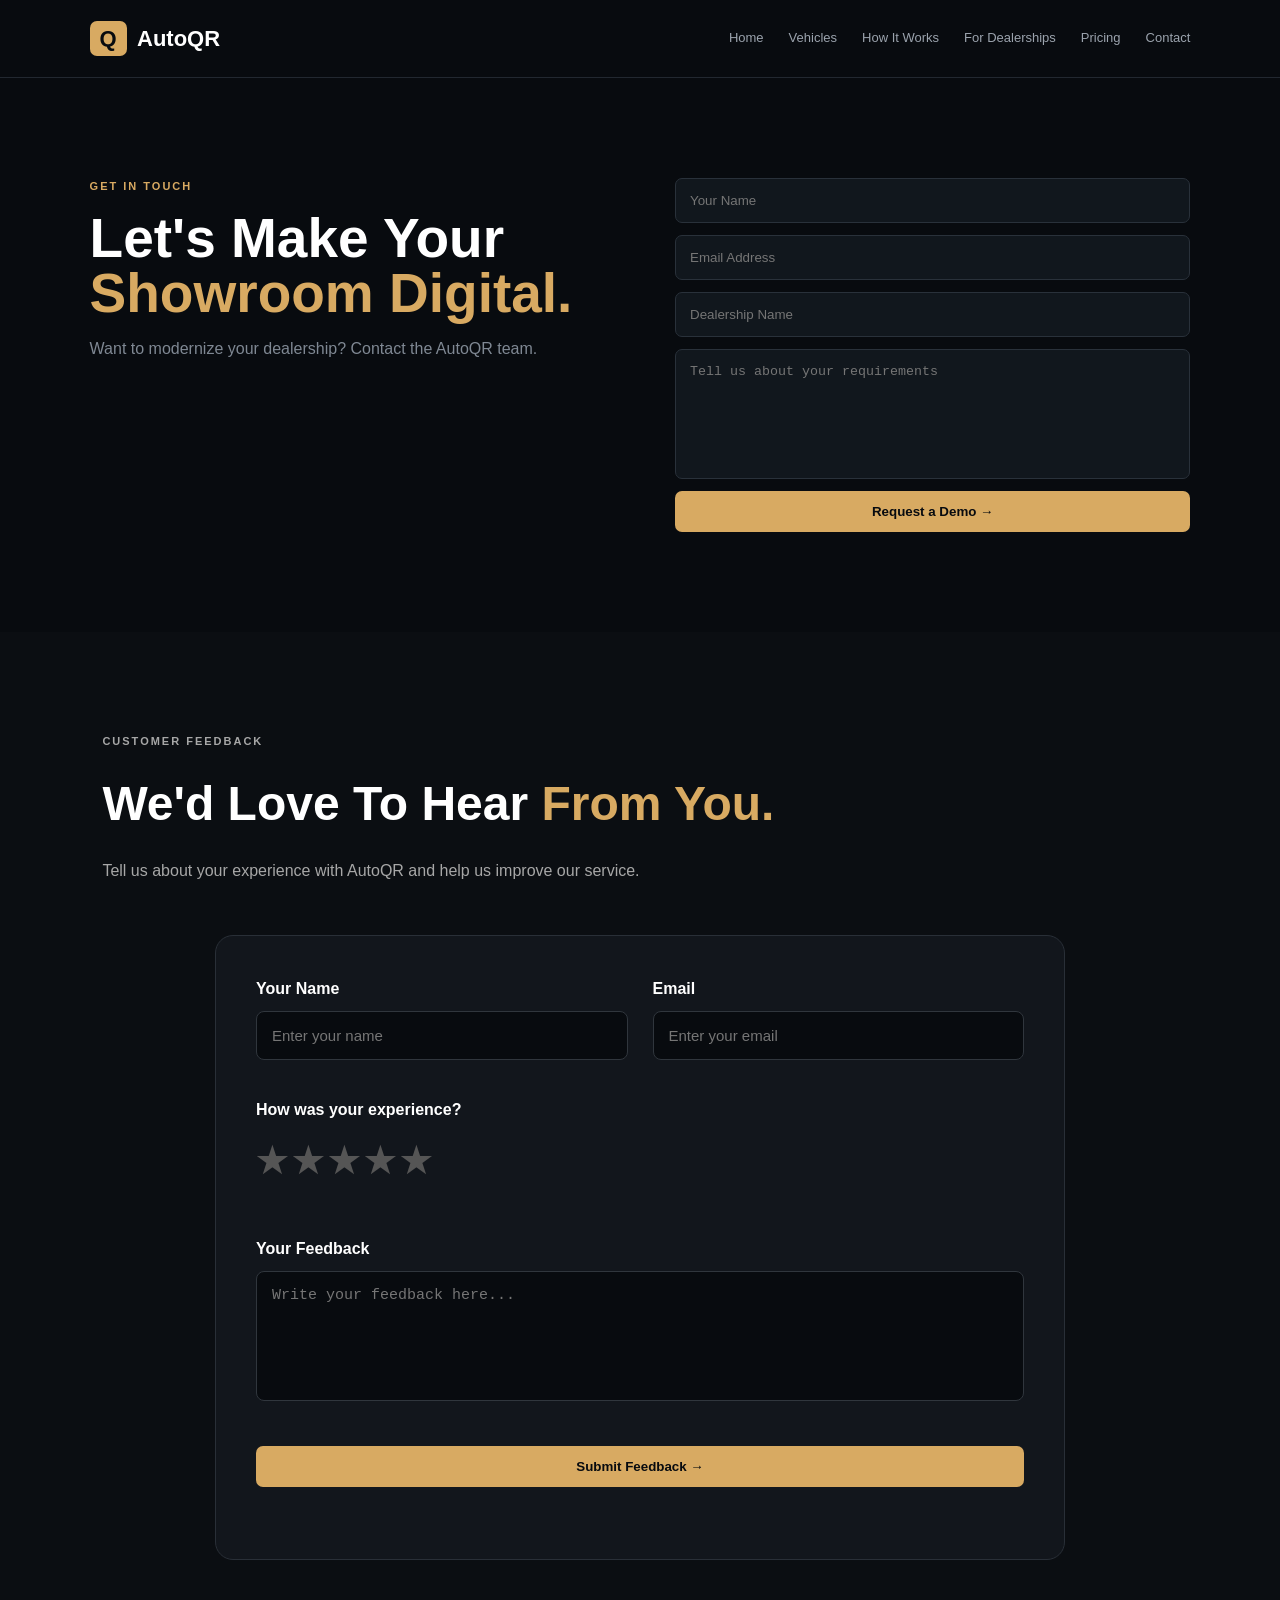
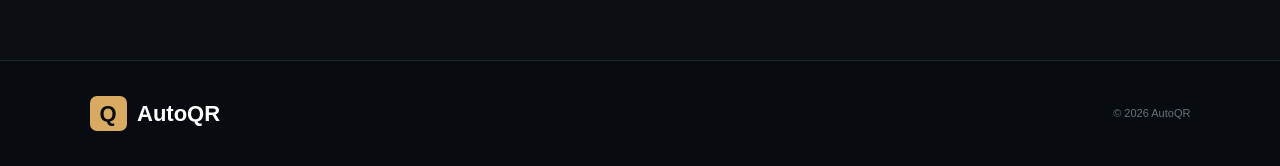
<file: contact.html>
<!DOCTYPE html>
<html lang="en">

<head>

<meta charset="UTF-8">

<meta name="viewport"
content="width=device-width, initial-scale=1.0">

<title>Contact | AutoQR</title>

<link rel="stylesheet"
href="style.css">

</head>


<body>


<header class="navbar">

<a href="index.html" class="logo">
<span>Q</span> AutoQR
</a>

<nav>

<a href="index.html">Home</a>

<a href="vehicles.html">Vehicles</a>

<a href="how-it-works.html">How It Works</a>

<a href="dealerships.html">For Dealerships</a>

<a href="pricing.html">Pricing</a>

<a href="contact.html">Contact</a>

</nav>

</header>


<section class="contact-page">


<div>

<p class="eyebrow">
GET IN TOUCH
</p>

<h1>
Let's Make Your
<span>Showroom Digital.</span>
</h1>

<p>
Want to modernize your dealership?
Contact the AutoQR team.
</p>

</div>


<form
onsubmit="sendMessage(event)">


<input
type="text"
placeholder="Your Name"
required>


<input
type="email"
placeholder="Email Address"
required>


<input
type="text"
placeholder="Dealership Name">


<textarea
placeholder="Tell us about your requirements">
</textarea>


<button
class="btn-primary"
type="submit">

Request a Demo →

</button>


</form>


</section>
  <!-- FEEDBACK SECTION -->

<section class="feedback-section">

    <div class="feedback-heading">

        <p class="eyebrow">CUSTOMER FEEDBACK</p>

        <h2>
            We'd Love To Hear
            <span>From You.</span>
        </h2>

        <p>
            Tell us about your experience with AutoQR
            and help us improve our service.
        </p>

    </div>

    <form class="feedback-form" id="feedbackForm">

        <div class="form-row">

            <div class="form-group">

                <label for="name">Your Name</label>

                <input
                    type="text"
                    id="name"
                    placeholder="Enter your name"
                    required
                >

            </div>

            <div class="form-group">

                <label for="email">Email</label>

                <input
                    type="email"
                    id="email"
                    placeholder="Enter your email"
                    required
                >

            </div>

        </div>

        <div class="form-group">

            <label>How was your experience?</label>

            <div class="rating">

                <input type="radio" name="rating" id="star5" value="5">
                <label for="star5">★</label>

                <input type="radio" name="rating" id="star4" value="4">
                <label for="star4">★</label>

                <input type="radio" name="rating" id="star3" value="3">
                <label for="star3">★</label>

                <input type="radio" name="rating" id="star2" value="2">
                <label for="star2">★</label>

                <input type="radio" name="rating" id="star1" value="1">
                <label for="star1">★</label>

            </div>

        </div>

        <div class="form-group">

            <label for="feedback">Your Feedback</label>

            <textarea
                id="feedback"
                rows="6"
                placeholder="Write your feedback here..."
                required
            ></textarea>

        </div>

        <button type="submit" class="btn-primary">
            Submit Feedback →
        </button>

        <p id="feedbackMessage"></p>

    </form>

</section>


<footer>

<div class="logo">
<span>Q</span> AutoQR
</div>

<p>
© 2026 AutoQR
</p>

</footer>


<script>

function sendMessage(event) {

event.preventDefault();

alert(
"Thank you! Your request has been submitted."
);

event.target.reset();

}

</script>


</body>
</html>
</file>
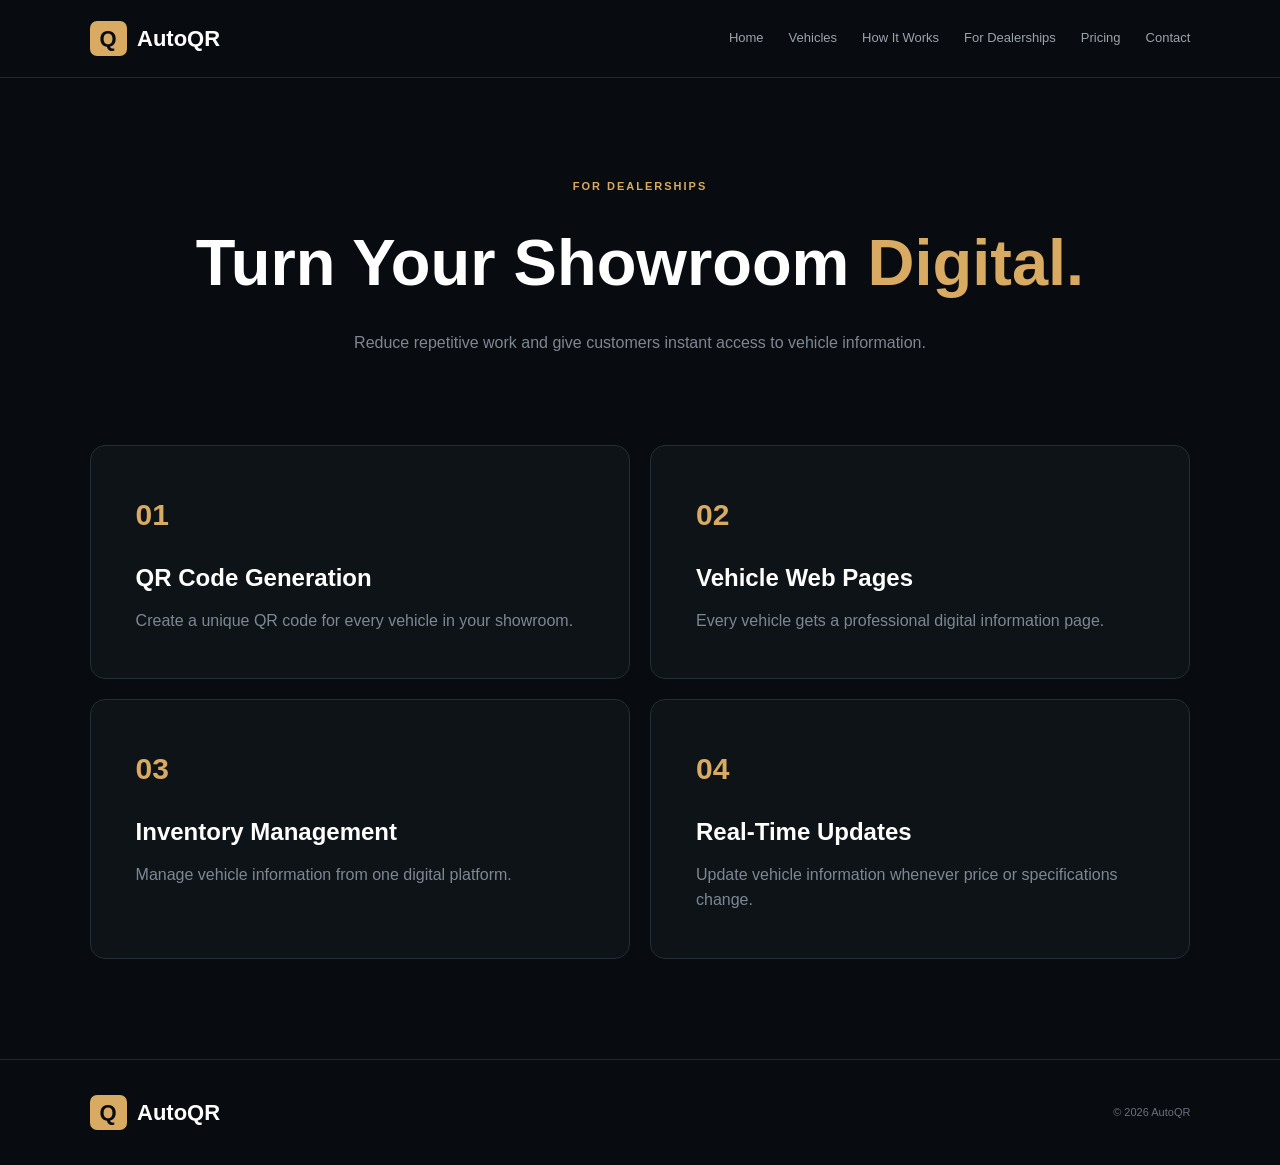
<file: dealerships.html>
<!DOCTYPE html>
<html lang="en">

<head>

    <meta charset="UTF-8">

    <meta name="viewport"
          content="width=device-width, initial-scale=1.0">

    <title>For Dealerships | AutoQR</title>

    <link rel="stylesheet" href="style.css">

</head>


<body>


<header class="navbar">

<a href="index.html" class="logo">
<span>Q</span> AutoQR
</a>

<nav>

<a href="index.html">Home</a>

<a href="vehicles.html">Vehicles</a>

<a href="how-it-works.html">How It Works</a>

<a href="dealerships.html">For Dealerships</a>

<a href="pricing.html">Pricing</a>

<a href="contact.html">Contact</a>

</nav>

</header>


<section class="page-header">

<p class="eyebrow">
FOR DEALERSHIPS
</p>

<h1>
Turn Your Showroom
<span>Digital.</span>
</h1>

<p>
Reduce repetitive work and give customers
instant access to vehicle information.
</p>

</section>


<section class="dealer-page-grid">


<div class="dealer-large-card">

<span>01</span>

<h2>
QR Code Generation
</h2>

<p>
Create a unique QR code for every
vehicle in your showroom.
</p>

</div>


<div class="dealer-large-card">

<span>02</span>

<h2>
Vehicle Web Pages
</h2>

<p>
Every vehicle gets a professional
digital information page.
</p>

</div>


<div class="dealer-large-card">

<span>03</span>

<h2>
Inventory Management
</h2>

<p>
Manage vehicle information from
one digital platform.
</p>

</div>


<div class="dealer-large-card">

<span>04</span>

<h2>
Real-Time Updates
</h2>

<p>
Update vehicle information whenever
price or specifications change.
</p>

</div>


</section>


<footer>

<div class="logo">
<span>Q</span> AutoQR
</div>

<p>© 2026 AutoQR</p>

</footer>


</body>
</html>
</file>
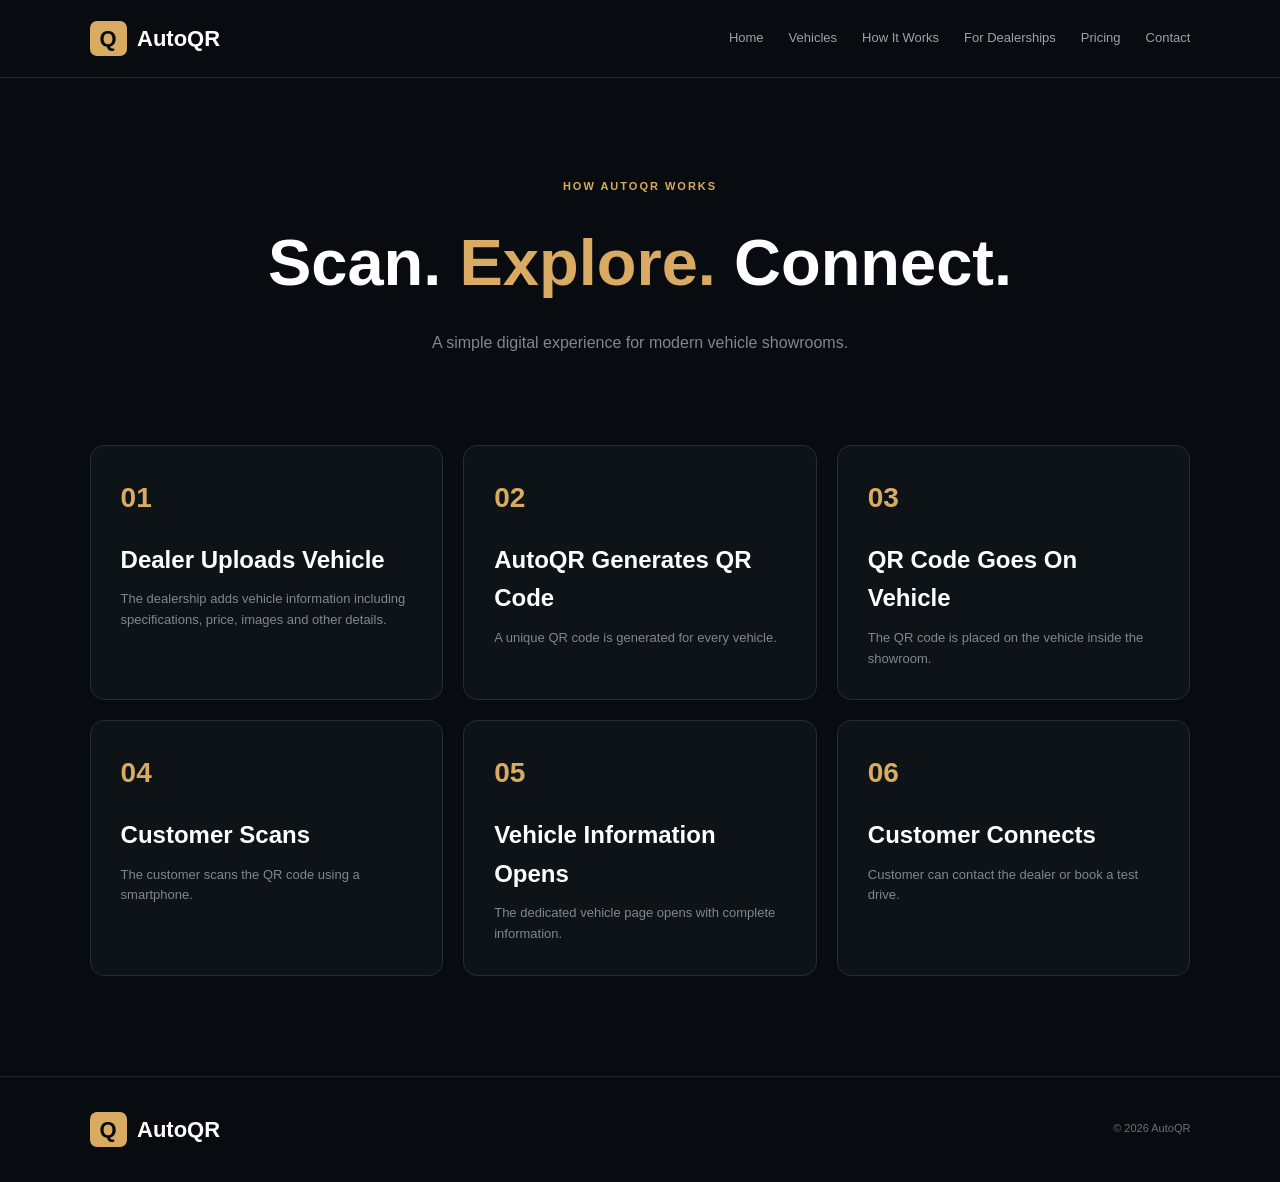
<file: how-it-works.html>
<!DOCTYPE html>
<html lang="en">

<head>

<meta charset="UTF-8">

<meta name="viewport"
content="width=device-width, initial-scale=1.0">

<title>How It Works | AutoQR</title>

<link rel="stylesheet"
href="style.css">

</head>


<body>


<header class="navbar">

<a href="index.html" class="logo">
<span>Q</span> AutoQR
</a>

<nav>

<a href="index.html">Home</a>

<a href="vehicles.html">Vehicles</a>

<a href="how-it-works.html">How It Works</a>

<a href="dealerships.html">For Dealerships</a>

<a href="pricing.html">Pricing</a>

<a href="contact.html">Contact</a>

</nav>

</header>


<section class="page-header">

<p class="eyebrow">
HOW AUTOQR WORKS
</p>

<h1>
Scan.
<span>Explore.</span>
Connect.
</h1>

<p>
A simple digital experience for
modern vehicle showrooms.
</p>

</section>


<section class="steps-page">


<div class="big-step">

<span>01</span>

<h2>
Dealer Uploads Vehicle
</h2>

<p>
The dealership adds vehicle information
including specifications, price, images
and other details.
</p>

</div>


<div class="big-step">

<span>02</span>

<h2>
AutoQR Generates QR Code
</h2>

<p>
A unique QR code is generated
for every vehicle.
</p>

</div>


<div class="big-step">

<span>03</span>

<h2>
QR Code Goes On Vehicle
</h2>

<p>
The QR code is placed on the vehicle
inside the showroom.
</p>

</div>


<div class="big-step">

<span>04</span>

<h2>
Customer Scans
</h2>

<p>
The customer scans the QR code
using a smartphone.
</p>

</div>


<div class="big-step">

<span>05</span>

<h2>
Vehicle Information Opens
</h2>

<p>
The dedicated vehicle page opens
with complete information.
</p>

</div>


<div class="big-step">

<span>06</span>

<h2>
Customer Connects
</h2>

<p>
Customer can contact the dealer
or book a test drive.
</p>

</div>


</section>


<footer>

<div class="logo">
<span>Q</span> AutoQR
</div>

<p>© 2026 AutoQR</p>

</footer>


</body>
</html>
</file>
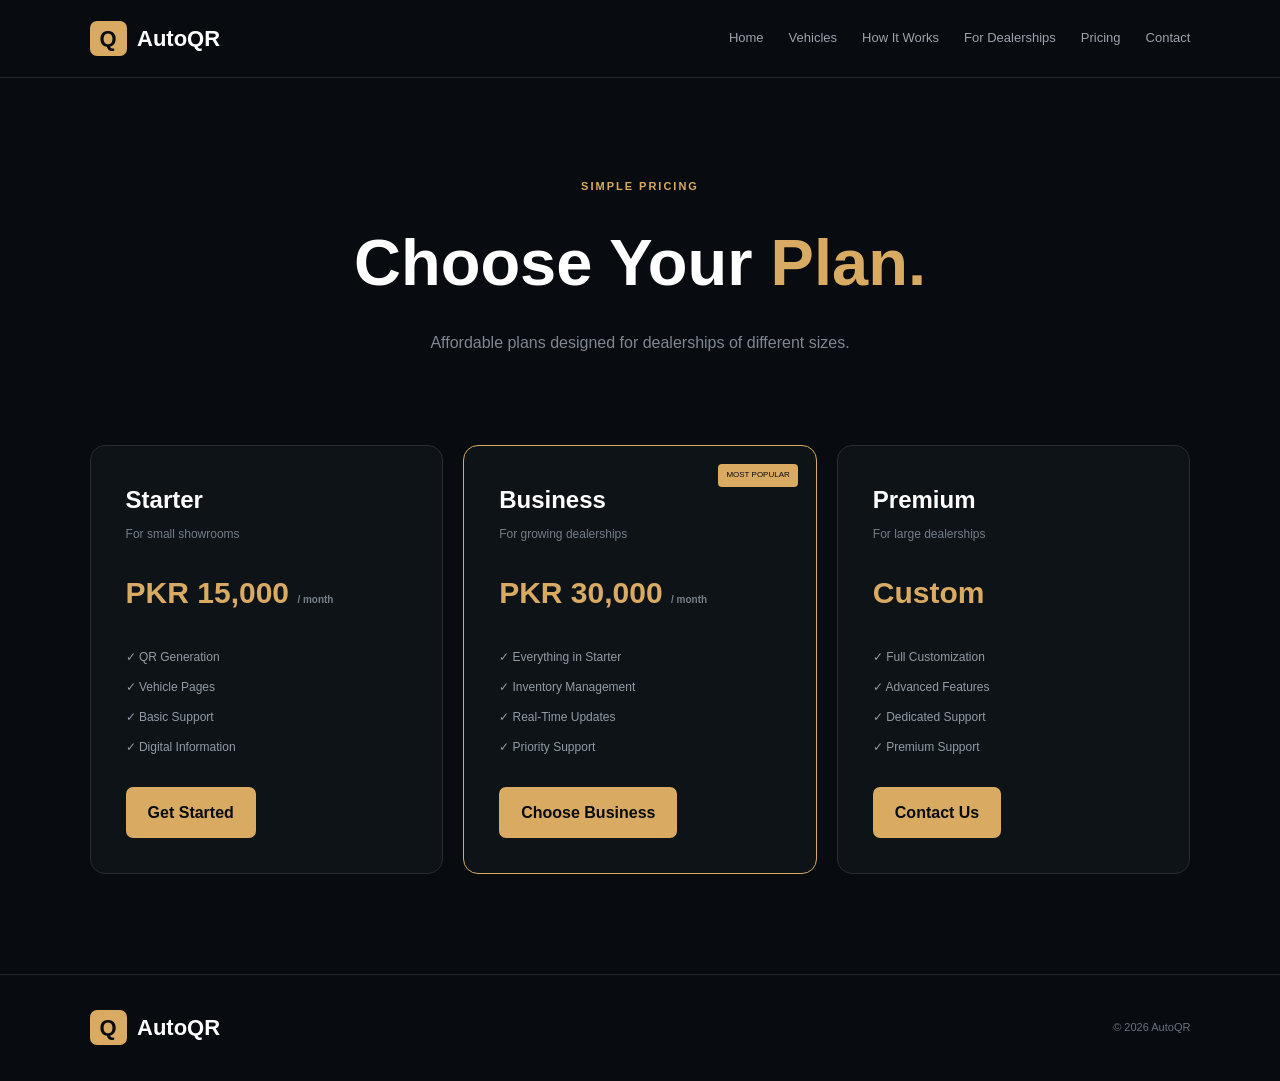
<file: pricing.html>
<!DOCTYPE html>
<html lang="en">

<head>

<meta charset="UTF-8">

<meta name="viewport"
content="width=device-width, initial-scale=1.0">

<title>Pricing | AutoQR</title>

<link rel="stylesheet"
href="style.css">

</head>


<body>


<header class="navbar">

<a href="index.html" class="logo">
<span>Q</span> AutoQR
</a>

<nav>

<a href="index.html">Home</a>

<a href="vehicles.html">Vehicles</a>

<a href="how-it-works.html">How It Works</a>

<a href="dealerships.html">For Dealerships</a>

<a href="pricing.html">Pricing</a>

<a href="contact.html">Contact</a>

</nav>

</header>


<section class="page-header">

<p class="eyebrow">
SIMPLE PRICING
</p>

<h1>
Choose Your
<span>Plan.</span>
</h1>

<p>
Affordable plans designed for dealerships
of different sizes.
</p>

</section>


<section class="pricing-page">


<div class="price-card">

<h2>
Starter
</h2>

<p>
For small showrooms
</p>

<h3>
PKR 15,000
<small>/ month</small>
</h3>

<ul>

<li>✓ QR Generation</li>

<li>✓ Vehicle Pages</li>

<li>✓ Basic Support</li>

<li>✓ Digital Information</li>

</ul>

<a href="contact.html"
class="btn-primary">

Get Started

</a>

</div>


<div class="price-card popular">

<label>
MOST POPULAR
</label>

<h2>
Business
</h2>

<p>
For growing dealerships
</p>

<h3>
PKR 30,000
<small>/ month</small>
</h3>

<ul>

<li>✓ Everything in Starter</li>

<li>✓ Inventory Management</li>

<li>✓ Real-Time Updates</li>

<li>✓ Priority Support</li>

</ul>

<a href="contact.html"
class="btn-primary">

Choose Business

</a>

</div>


<div class="price-card">

<h2>
Premium
</h2>

<p>
For large dealerships
</p>

<h3>
Custom
</h3>

<ul>

<li>✓ Full Customization</li>

<li>✓ Advanced Features</li>

<li>✓ Dedicated Support</li>

<li>✓ Premium Support</li>

</ul>

<a href="contact.html"
class="btn-primary">

Contact Us

</a>

</div>


</section>


<footer>

<div class="logo">
<span>Q</span> AutoQR
</div>

<p>© 2026 AutoQR</p>

</footer>


</body>
</html>
</file>
<file: style.css>
* {
    margin: 0;
    padding: 0;
    box-sizing: border-box;
}

html {
    scroll-behavior: smooth;
}

body {
    background: #080b0f;
    color: #ffffff;
    font-family: Arial, sans-serif;
    line-height: 1.6;
}

/* NAVBAR */
.navbar {
    height: 78px;
    padding: 0 7%;
    display: flex;
    align-items: center;
    justify-content: space-between;
    background: #080b0f;
    border-bottom: 1px solid #222830;
    position: sticky;
    top: 0;
    z-index: 100;
}

.logo {
    color: white;
    text-decoration: none;
    font-size: 22px;
    font-weight: 800;
    white-space: nowrap;
}

.logo span {
    background: #d8aa62;
    color: #080b0f;
    padding: 5px 10px;
    border-radius: 7px;
    margin-right: 5px;
}

nav {
    display: flex;
    gap: 25px;
    align-items: center;
}

nav a {
    color: #9ba3ad;
    text-decoration: none;
    font-size: 13px;
    white-space: nowrap;
}

nav a:hover {
    color: #d8aa62;
}

.nav-btn {
    background: white;
    color: #080b0f;
    padding: 10px 18px;
    border-radius: 7px;
    text-decoration: none;
    font-size: 12px;
    font-weight: bold;
    white-space: nowrap;
}

/* BUTTONS */
.btn-primary {
    display: inline-block;
    background: #d8aa62;
    color: #080b0f;
    padding: 13px 22px;
    border: none;
    border-radius: 7px;
    text-decoration: none;
    font-weight: bold;
    cursor: pointer;
}

.btn-secondary {
    display: inline-block;
    border: 1px solid #343c45;
    color: white;
    padding: 13px 22px;
    border-radius: 7px;
    text-decoration: none;
}

/* EYEBROW */
.eyebrow {
    color: #d8aa62;
    font-size: 11px;
    font-weight: bold;
    letter-spacing: 2px;
}

/* HERO */
.hero {
    min-height: 680px;
    padding: 80px 7%;
    display: grid;
    grid-template-columns: 1fr 1.1fr;
    gap: 50px;
    align-items: center;
}

.hero h1 {
    font-size: 85px;
    line-height: .95;
    letter-spacing: -5px;
    margin: 20px 0;
}

.hero h1 span,
h1 span,
h2 span {
    color: #d8aa62;
}

.hero-text {
    color: #929ba6;
    max-width: 550px;
    font-size: 15px;
}

.hero-buttons {
    display: flex;
    gap: 12px;
    margin-top: 30px;
}

.hero-image {
    position: relative;
}

.hero-image img {
    width: 100%;
    height: 500px;
    object-fit: cover;
    border-radius: 18px;
    opacity: .8;
}

.qr-floating {
    position: absolute;
    bottom: 25px;
    left: 25px;
    background: #0b1015ee;
    border: 1px solid #3a424b;
    padding: 12px 16px;
    border-radius: 10px;
    display: flex;
    gap: 12px;
    align-items: center;
}

.qr-icon {
    font-size: 35px;
}

.qr-floating small {
    display: block;
    color: #7c858f;
    font-size: 10px;
}

.stats {
    display: flex;
    gap: 40px;
    margin-top: 40px;
}

.stats h3 {
    font-size: 22px;
}

.stats p {
    color: #707984;
    font-size: 11px;
}

/* INTRO */
.intro {
    text-align: center;
    padding: 100px 20px;
    background: #0a0e12;
}

.intro h2 {
    font-size: 48px;
    margin: 15px 0;
}

.intro > p:last-child {
    color: #7e8792;
}

/* FEATURES */
.features-section {
    padding: 70px 7%;
    display: grid;
    grid-template-columns: repeat(3, 1fr);
    gap: 20px;
}

.feature-box {
    background: #0e1318;
    border: 1px solid #252d35;
    padding: 30px;
    border-radius: 14px;
}

.feature-box span {
    color: #d8aa62;
    font-size: 25px;
}

.feature-box h3 {
    margin: 15px 0 7px;
}

.feature-box p {
    color: #7d8792;
    font-size: 13px;
}

/* CTA */
.cta {
    text-align: center;
    padding: 110px 20px;
    background: #11171d;
}

.cta h2 {
    font-size: 55px;
    margin: 15px 0 30px;
}

/* PAGE HEADER */
.page-header {
    text-align: center;
    padding: 100px 20px 70px;
}

.page-header h1 {
    font-size: 65px;
    margin: 15px 0;
}

.page-header > p:last-child {
    color: #7e8792;
}

/* VEHICLE PAGE */
.vehicle-section {
    padding: 30px 7% 100px;
}

.vehicle-grid {
    display: grid;
    grid-template-columns: repeat(3, 1fr);
    gap: 22px;
}

.vehicle-card {
    background: #0e1318;
    border: 1px solid #252d35;
    border-radius: 14px;
    overflow: hidden;
    text-decoration: none;
    color: white;
    transition: .3s;
}

.vehicle-card:hover {
    transform: translateY(-8px);
    border-color: #d8aa62;
}

.vehicle-card img {
    width: 100%;
    height: 250px;
    object-fit: cover;
}

.vehicle-info {
    padding: 22px;
}

.vehicle-type {
    color: #d8aa62;
    font-size: 9px;
    letter-spacing: 2px;
}

.vehicle-info h2 {
    margin: 7px 0;
    font-size: 22px;
}

.vehicle-info > p:not(.vehicle-type) {
    color: #737d88;
    font-size: 11px;
}

.vehicle-price {
    display: flex;
    justify-content: space-between;
    align-items: center;
    margin-top: 20px;
}

.vehicle-price strong {
    font-size: 14px;
}

.vehicle-price span {
    color: #d8aa62;
    font-size: 11px;
    font-weight: bold;
}

/* VEHICLE DETAIL */
.vehicle-detail {
    padding: 80px 7%;
    display: grid;
    grid-template-columns: 1.1fr 1fr;
    gap: 60px;
    align-items: center;
}

.detail-image img {
    width: 100%;
    height: 520px;
    object-fit: cover;
    border-radius: 18px;
}

.detail-info h1 {
    font-size: 65px;
    line-height: 1;
    margin: 15px 0;
}

.price {
    color: #d8aa62;
    font-size: 25px;
    margin-bottom: 20px;
}

.description {
    color: #89929d;
    max-width: 500px;
}

.spec-grid {
    display: grid;
    grid-template-columns: 1fr 1fr;
    gap: 10px;
    margin: 30px 0;
}

.spec-grid div {
    background: #11171d;
    border: 1px solid #252d35;
    padding: 15px;
    border-radius: 8px;
}

.spec-grid small,
.spec-grid strong {
    display: block;
}

.spec-grid small {
    color: #69737d;
    font-size: 9px;
}

.spec-grid strong {
    margin-top: 5px;
    font-size: 13px;
}

.buttons {
    display: flex;
    gap: 12px;
}

/* QR SECTION */
.qr-section {
    padding: 90px 7%;
    display: flex;
    justify-content: space-between;
    align-items: center;
    gap: 50px;
    background: #0a0e12;
}

.qr-section h2 {
    font-size: 45px;
    margin: 15px 0;
}

.qr-section p {
    color: #808995;
    max-width: 550px;
}

.qr-box {
    background: white;
    color: #080b0f;
    padding: 25px;
    border-radius: 15px;
    text-align: center;
}

.qr-box h3 {
    margin-top: 15px;
}

.qr-box p {
    color: #555;
    font-size: 12px;
}

/* COMMON SECTION */
.section {
    padding: 100px 7%;
}

.section-title {
    margin-bottom: 40px;
}

.section-title h2 {
    font-size: 50px;
    margin: 10px 0;
}

.features {
    display: grid;
    grid-template-columns: repeat(3, 1fr);
    gap: 15px;
}

.features div {
    border: 1px solid #252d35;
    background: #0e1318;
    padding: 30px;
    border-radius: 12px;
}

.features span {
    color: #d8aa62;
}

.features h3 {
    margin: 15px 0 8px;
}

.features p {
    color: #78818c;
    font-size: 12px;
}

/* STEPS PAGE */
.steps-page {
    padding: 20px 7% 100px;
    display: grid;
    grid-template-columns: repeat(3, 1fr);
    gap: 20px;
}

.big-step {
    padding: 30px;
    background: #0e1318;
    border: 1px solid #252d35;
    border-radius: 14px;
}

.big-step > span {
    color: #d8aa62;
    font-size: 28px;
    font-weight: bold;
}

.big-step h2 {
    margin: 20px 0 10px;
}

.big-step p {
    color: #7e8792;
    font-size: 13px;
}

/* DEALER PAGE */
.dealer-page-grid {
    padding: 20px 7% 100px;
    display: grid;
    grid-template-columns: 1fr 1fr;
    gap: 20px;
}

.dealer-large-card {
    background: #0e1318;
    border: 1px solid #252d35;
    padding: 45px;
    border-radius: 15px;
}

.dealer-large-card > span {
    color: #d8aa62;
    font-size: 30px;
    font-weight: bold;
}

.dealer-large-card h2 {
    margin: 20px 0 10px;
}

.dealer-large-card p {
    color: #7e8792;
}

/* PRICING */
.pricing-page {
    padding: 20px 7% 100px;
    display: grid;
    grid-template-columns: repeat(3, 1fr);
    gap: 20px;
}

.price-card {
    background: #0e1318;
    border: 1px solid #252d35;
    padding: 35px;
    border-radius: 15px;
    position: relative;
}

.price-card h2 {
    margin-bottom: 5px;
}

.price-card > p {
    color: #737d88;
    font-size: 12px;
}

.price-card h3 {
    color: #d8aa62;
    font-size: 30px;
    margin: 25px 0;
}

.price-card small {
    color: #777f89;
    font-size: 10px;
}

.price-card ul {
    list-style: none;
    color: #929ba5;
    line-height: 2.5;
    font-size: 12px;
    margin-bottom: 25px;
}

.popular {
    border-color: #d8aa62;
}

.popular label {
    position: absolute;
    top: 18px;
    right: 18px;
    background: #d8aa62;
    color: #080b0f;
    padding: 5px 8px;
    font-size: 8px;
    border-radius: 4px;
}

/* CONTACT */
.contact-page {
    padding: 100px 7%;
    display: grid;
    grid-template-columns: 1fr 1fr;
    gap: 70px;
}

.contact-page h1 {
    font-size: 55px;
    line-height: 1;
    margin: 15px 0;
}

.contact-page > div > p:last-child {
    color: #7f8893;
}

form {
    display: grid;
    gap: 12px;
}

input,
textarea {
    background: #11171d;
    border: 1px solid #29313a;
    color: white;
    padding: 14px;
    border-radius: 7px;
    outline: none;
}

textarea {
    height: 130px;
    resize: none;
}

/* FOOTER */
footer {
    padding: 35px 7%;
    border-top: 1px solid #20262d;
    display: flex;
    justify-content: space-between;
    align-items: center;
    color: #68717c;
    font-size: 11px;
}

/* RESPONSIVE DESIGN */
@media(max-width: 900px) {
    .navbar {
        padding: 0 4%;
        height: auto;
        min-height: 70px;
        flex-direction: column;
        justify-content: center;
        gap: 12px;
        padding-top: 10px;
        padding-bottom: 10px;
    }

    nav {
        display: flex !important;
        flex-direction: row !important;
        align-items: center;
        width: 100%;
        overflow-x: auto;
        white-space: nowrap;
        padding-bottom: 5px;
        gap: 18px;
        -webkit-overflow-scrolling: touch;
    }

    nav::-webkit-scrollbar {
        display: none;
    }

    .hero,
    .vehicle-detail,
    .contact-page {
        grid-template-columns: 1fr;
    }

    .vehicle-grid,
    .features-section,
    .steps-page,
    .pricing-page {
        grid-template-columns: 1fr 1fr;
    }

    .dealer-page-grid {
        grid-template-columns: 1fr;
    }
}

@media(max-width: 600px) {
    .hero h1 {
        font-size: 55px;
    }

    .page-header h1 {
        font-size: 45px;
    }

    .vehicle-grid,
    .features-section,
    .steps-page,
    .pricing-page,
    .features {
        grid-template-columns: 1fr;
    }

    .vehicle-detail {
        padding: 50px 5%;
    }

    .detail-info h1 {
        font-size: 50px;
    }

    .qr-section {
        flex-direction: column;
        align-items: flex-start;
    }

    footer {
        flex-direction: column;
        align-items: flex-start;
        gap: 10px;
    }
}
/* ================= FEEDBACK ================= */

.feedback-section {
    padding: 100px 8%;
    background: #0b0e12;
}

.feedback-heading {
    max-width: 700px;
    margin-bottom: 50px;
}

.feedback-heading h2 {
    font-size: 48px;
    margin: 15px 0;
}

.feedback-heading h2 span {
    color: #d8aa62;
}

.feedback-heading p {
    color: #a7a7a7;
    line-height: 1.7;
}

.feedback-form {
    max-width: 850px;
    margin: auto;
    background: #12161c;
    padding: 40px;
    border: 1px solid #292f37;
    border-radius: 18px;
}

.form-row {
    display: grid;
    grid-template-columns: 1fr 1fr;
    gap: 25px;
}

.form-group {
    margin-bottom: 25px;
}

.form-group label {
    display: block;
    margin-bottom: 10px;
    color: #ffffff;
    font-weight: 600;
}

.form-group input,
.form-group textarea {
    width: 100%;
    padding: 15px;
    background: #080b0f;
    border: 1px solid #30363d;
    border-radius: 8px;
    color: white;
    font-size: 15px;
    box-sizing: border-box;
}

.form-group input:focus,
.form-group textarea:focus {
    outline: none;
    border-color: #d8aa62;
}

/* STAR RATING */

.rating {
    display: flex;
    flex-direction: row-reverse;
    justify-content: flex-end;
    gap: 5px;
}

.rating input {
    display: none;
}

.rating label {
    font-size: 35px;
    color: #555;
    cursor: pointer;
}

.rating label:hover,
.rating label:hover ~ label,
.rating input:checked ~ label {
    color: #d8aa62;
}

#feedbackMessage {
    margin-top: 20px;
    color: #d8aa62;
    font-weight: 600;
}
</file>
